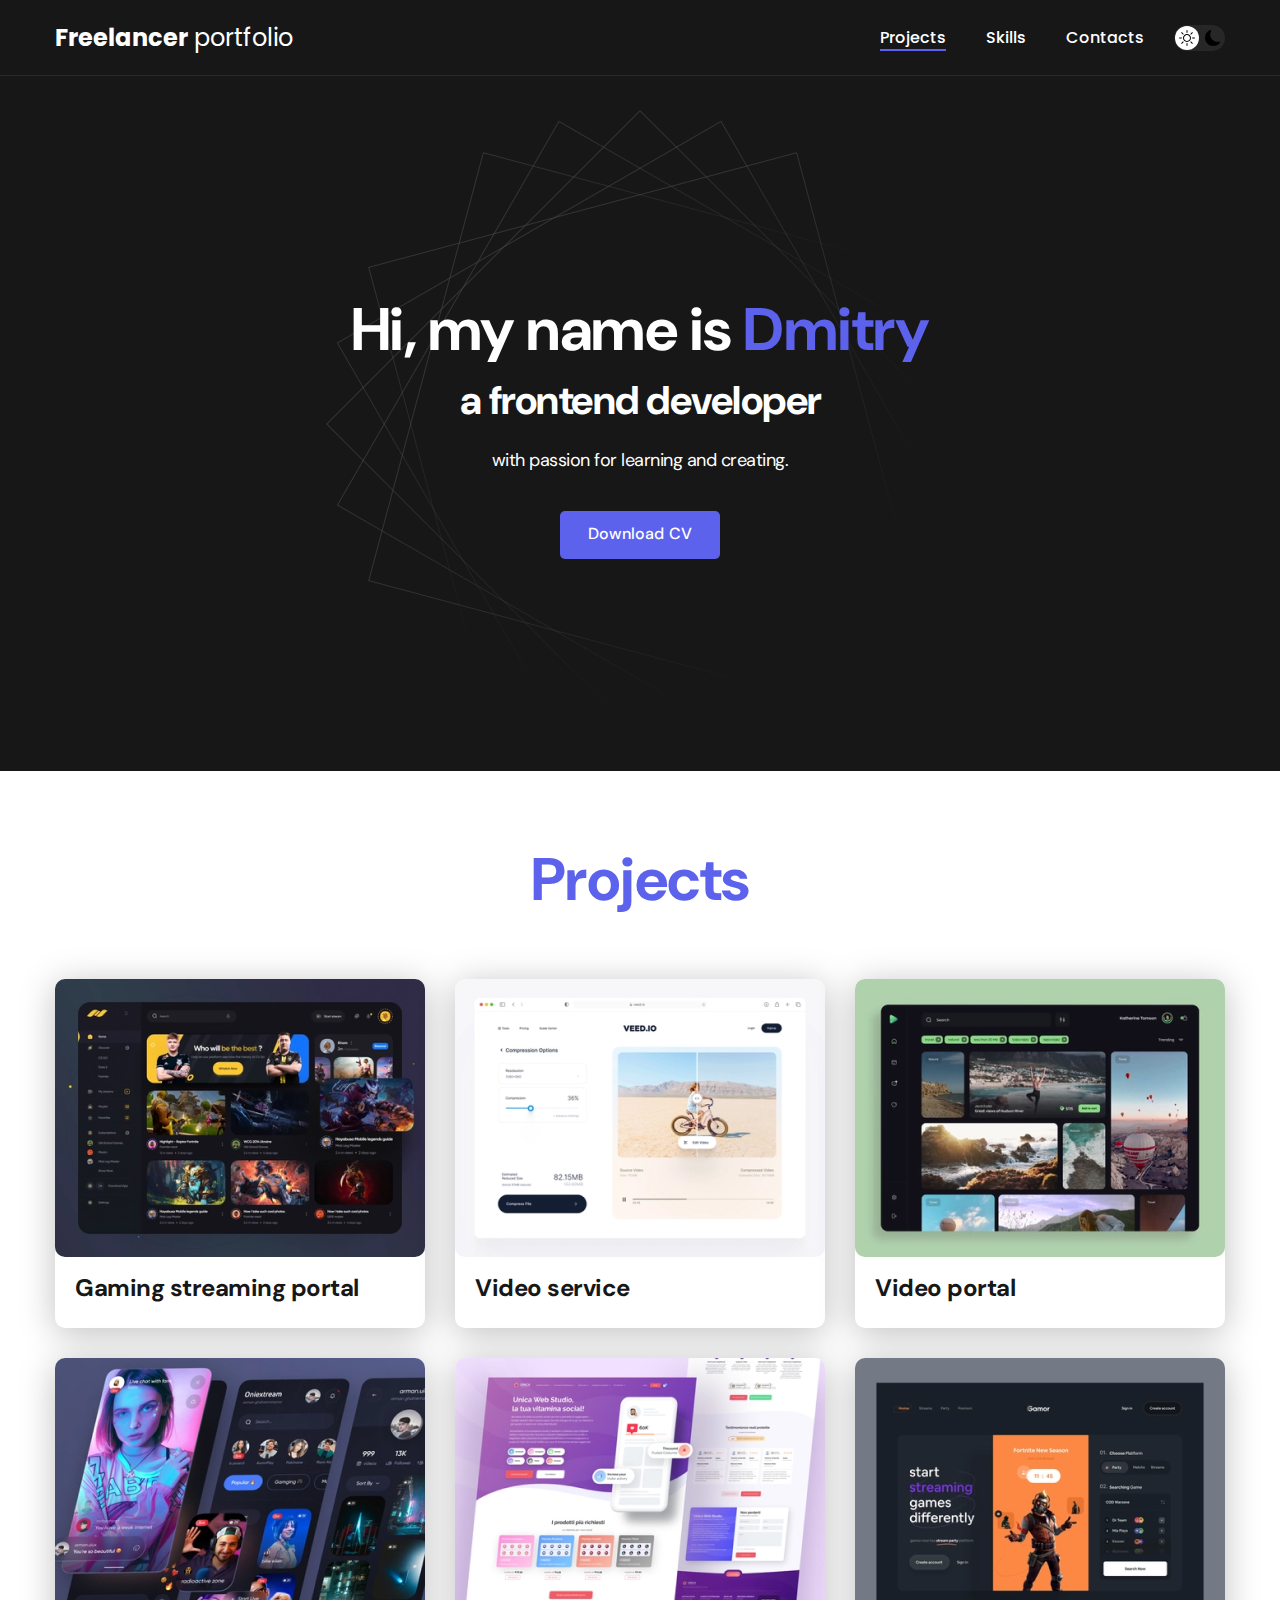
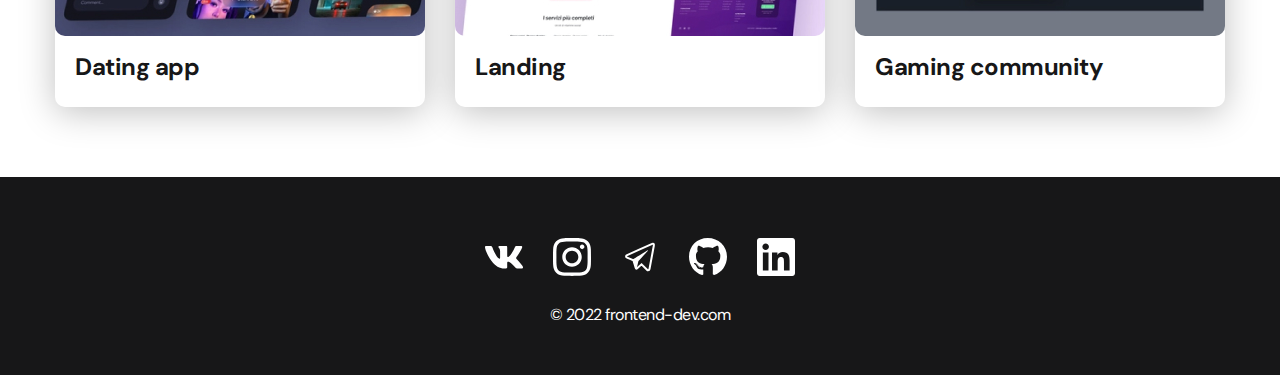
<file: index.html>
<!DOCTYPE html>
<html lang="en">
<head>
    <meta charset="UTF-8">
    <meta http-equiv="X-UA-Compatible" content="IE=edge">
    <meta name="viewport" content="width=device-width, initial-scale=1.0">
    <title>Freelance portfolio</title>

    <link rel="stylesheet" href="./css/style.css">
</head>
<body>
    
    <nav class="nav  none">
        <div class="container">
            <div class="nav-row">

                <a href="./index.html" class="logo"><strong>Freelancer</strong> portfolio</a>

                <button class="dark-mode-btn">
                    <img src="./img/icons/black-white__theme/Sun.svg" alt="Light mode" class="dark-mode-btn__icon">
                    <img src="./img/icons/black-white__theme/Moon.svg" alt="Dark mode" class="dark-mode-btn__icon">
                </button>

                <ul class="nav-list">
                    <li class="nav-list__item"><a href="./index.html" class="nav-list__link  nav-list__link--active">Projects</a></li>
                    <li class="nav-list__item"><a href="./skills-nav.html" class="nav-list__link">Skills</a></li>
                    <li class="nav-list__item"><a href="./contacts-nav.html" class="nav-list__link">Contacts</a></li>
                </ul>

            </div>
        </div>
    </nav>

    <header class="header  none">
            <div class="header__wrapper">

                <h1 class="header__title">
                    <strong>Hi, my name is <em>Dmitry</em></strong><br>
                    a frontend developer
                </h1>

                <div class="header__text">
                    with passion for learning and creating.
                </div>

                <a href="#!" class="btn">Download CV</a>

            </div>
    </header>

    <main class="section  none">
        <div class="container">

            <h2 class="title-1">Projects</h2>

            <ul class="projects">
                <li class="project">

                    <a href="./gaming-streming-portal-project.html">
                        <img src="./img/projects/01.jpg" alt="Project  img" class="project__img">
                        <h3 class="project__title">Gaming streaming portal</h3>
                    </a>

                </li>

                <li class="project">

                    <a href="./video-service-project.html">
                        <img src="./img/projects/02.jpg" alt="Project  img" class="project__img">
                        <h3 class="project__title">Video service</h3>
                    </a>

                </li>

                <li class="project">

                    <a href="./video-portal-project.html">
                        <img src="./img/projects/03.jpg" alt="Project  img" class="project__img">
                        <h3 class="project__title">Video portal</h3>
                    </a>
                    
                </li>

                <li class="project">
                    <a href="./datting-app-project.html">
                        <img src="./img/projects/04.jpg" alt="Project  img" class="project__img">
                        <h3 class="project__title">Dating app</h3>
                    </a>

                </li>
                
                <li class="project">
                    <a href="./landing-project.html">
                        <img src="./img/projects/05.jpg" alt="Project  img" class="project__img">
                        <h3 class="project__title">Landing</h3>
                    </a>
                </li>

                <li class="project">
                    <a href="./gaming-community-project.html">
                        <img src="./img/projects/06.jpg" alt="Project  img" class="project__img">
                        <h3 class="project__title">Gaming community</h3>
                    </a>
                </li>

            </ul>

        </div>
    </main>

    <footer class="footer">
        <div class="container">
            <div class="footer__wrapper">
                <ul class="social">

                    <li class="social__item"><a href="https://vk.com/sssamex"  target="_blank"><img src="./img/icons/VK.svg" alt="Link"></a></li>
                    <li class="social__item"><a href="instagram.com/pholorayyen_"><img src="./img/icons/Instagram_.svg" alt="Link"></a></li>
                    <li class="social__item"><a href="https://t.me/wwluqvv2"><img src="./img/icons/telegramm.svg" alt="Link"></a></li>
                    <li class="social__item"><a href="https://github.com/DmUshakov2"><img src="./img/icons/GitHub_.svg" alt="Link"></a></li>
                    <li class="social__item"><a href="#!"><img src="./img/icons/LinkedIn_.svg" alt="Link"></a></li>

                </ul>

                    <div class="copyright">
                        <p>© 2022 frontend-dev.com</p>
                    </div>

                
            </div>
        </div>
    </footer>

    <script src="./js/script.js"></script>
</body>
</html>
</file>
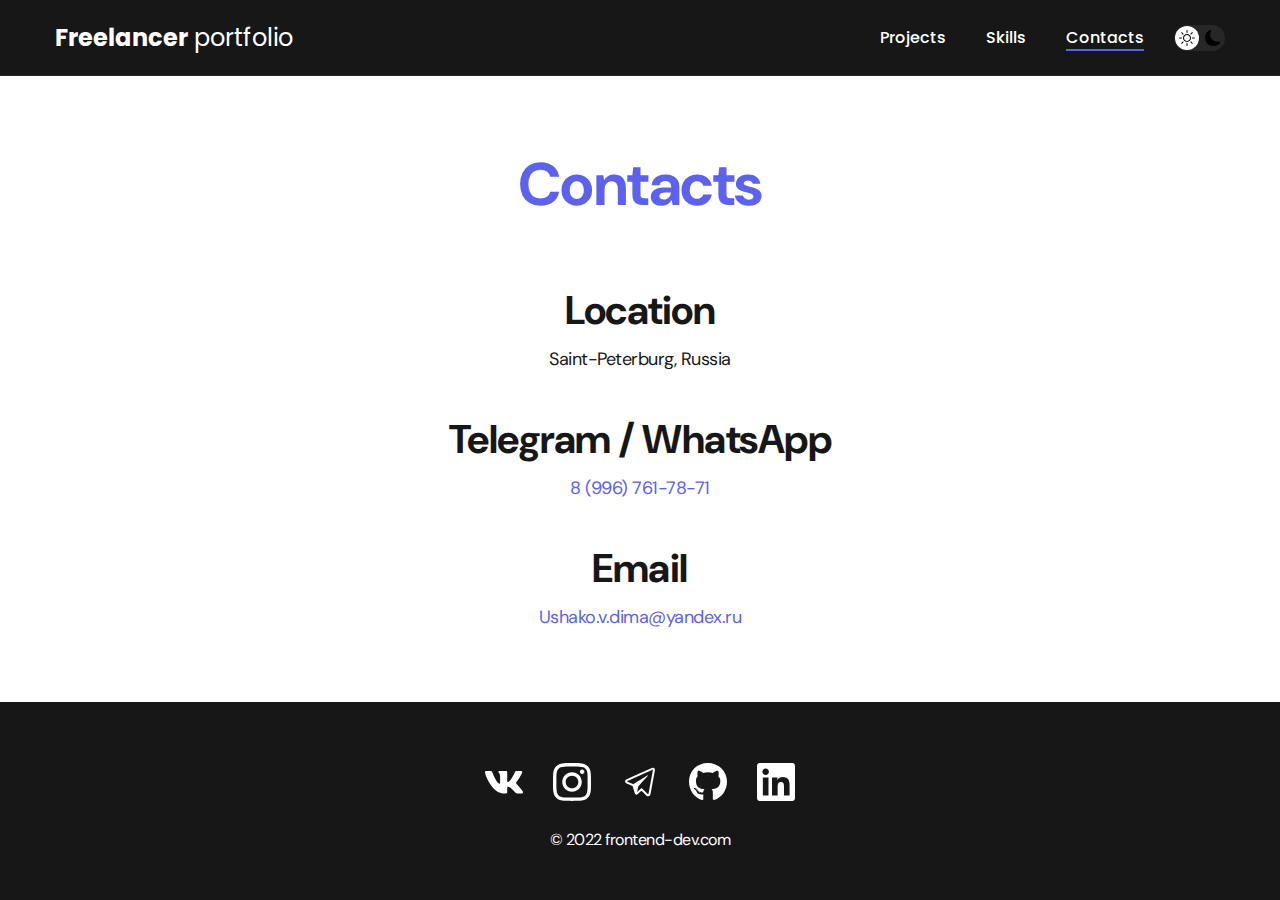
<file: contacts-nav.html>
<!DOCTYPE html>
<html lang="en">
<head>
    <meta charset="UTF-8">
    <meta http-equiv="X-UA-Compatible" content="IE=edge">
    <meta name="viewport" content="width=device-width, initial-scale=1.0">
    <title>Freelance portfolio</title>

    <link rel="stylesheet" href="./css/style.css">
</head>
<body>
    
    <nav class="nav  none">
        <div class="container">
            <div class="nav-row">

                <a href="./index.html" class="logo"><strong>Freelancer</strong> portfolio</a>

                <button class="dark-mode-btn">
                    <img src="./img/icons/black-white__theme/Sun.svg" alt="Light mode" class="dark-mode-btn__icon">
                    <img src="./img/icons/black-white__theme/Moon.svg" alt="Dark mode" class="dark-mode-btn__icon">
                </button>

                <ul class="nav-list">
                    <li class="nav-list__item"><a href="./index.html" class="nav-list__link">Projects</a></li>
                    <li class="nav-list__item"><a href="./skills-nav.html" class="nav-list__link">Skills</a></li>
                    <li class="nav-list__item"><a href="./contacts-nav.html" class="nav-list__link  nav-list__link--active">Contacts</a></li>
                </ul>

            </div>
        </div>
    </nav>

    <main class="section  none">
        <div class="container">

                <h1 class="title-1">Contacts</h1>

                <ul class="content-list">

                    <li class="content-list__item">
                        <h2 class="title-2">Location</h2>
                        <p>Saint-Peterburg, Russia</p>
                    </li>
                    
                    <li class="content-list__item">
                        <h2 class="title-2">Telegram / WhatsApp</h2>
                        <p><a href="tel:+79967617871">8 (996) 761-78-71</a></p>
                    </li>

                    <li class="content-list__item">
                        <h2 class="title-2">Email</h2>
                        <p><a href="mailto:Ushako.v.dima@yandex.ru">Ushako.v.dima@yandex.ru</a></p>
                    </li>

                </ul>

        </div>
    </main>

    <footer class="footer">
        <div class="container">
            <div class="footer__wrapper">
                <ul class="social">

                    <li class="social__item"><a href="https://vk.com/sssamex"  target="_blank"><img src="./img/icons/VK.svg" alt="Link"></a></li>
                    <li class="social__item"><a href="instagram.com/pholorayyen_"><img src="./img/icons/Instagram_.svg" alt="Link"></a></li>
                    <li class="social__item"><a href="https://t.me/wwluqvv2"><img src="./img/icons/telegramm.svg" alt="Link"></a></li>
                    <li class="social__item"><a href="https://github.com/DmUshakov2"><img src="./img/icons/GitHub_.svg" alt="Link"></a></li>
                    <li class="social__item"><a href="#!"><img src="./img/icons/LinkedIn_.svg" alt="Link"></a></li>

                </ul>
                
                    <div class="copyright">
                        <p>© 2022 frontend-dev.com</p>
                    </div>

                
            </div>
        </div>
    </footer>


    <script src="./js/script.js"></script>
</body>
</html>
</file>
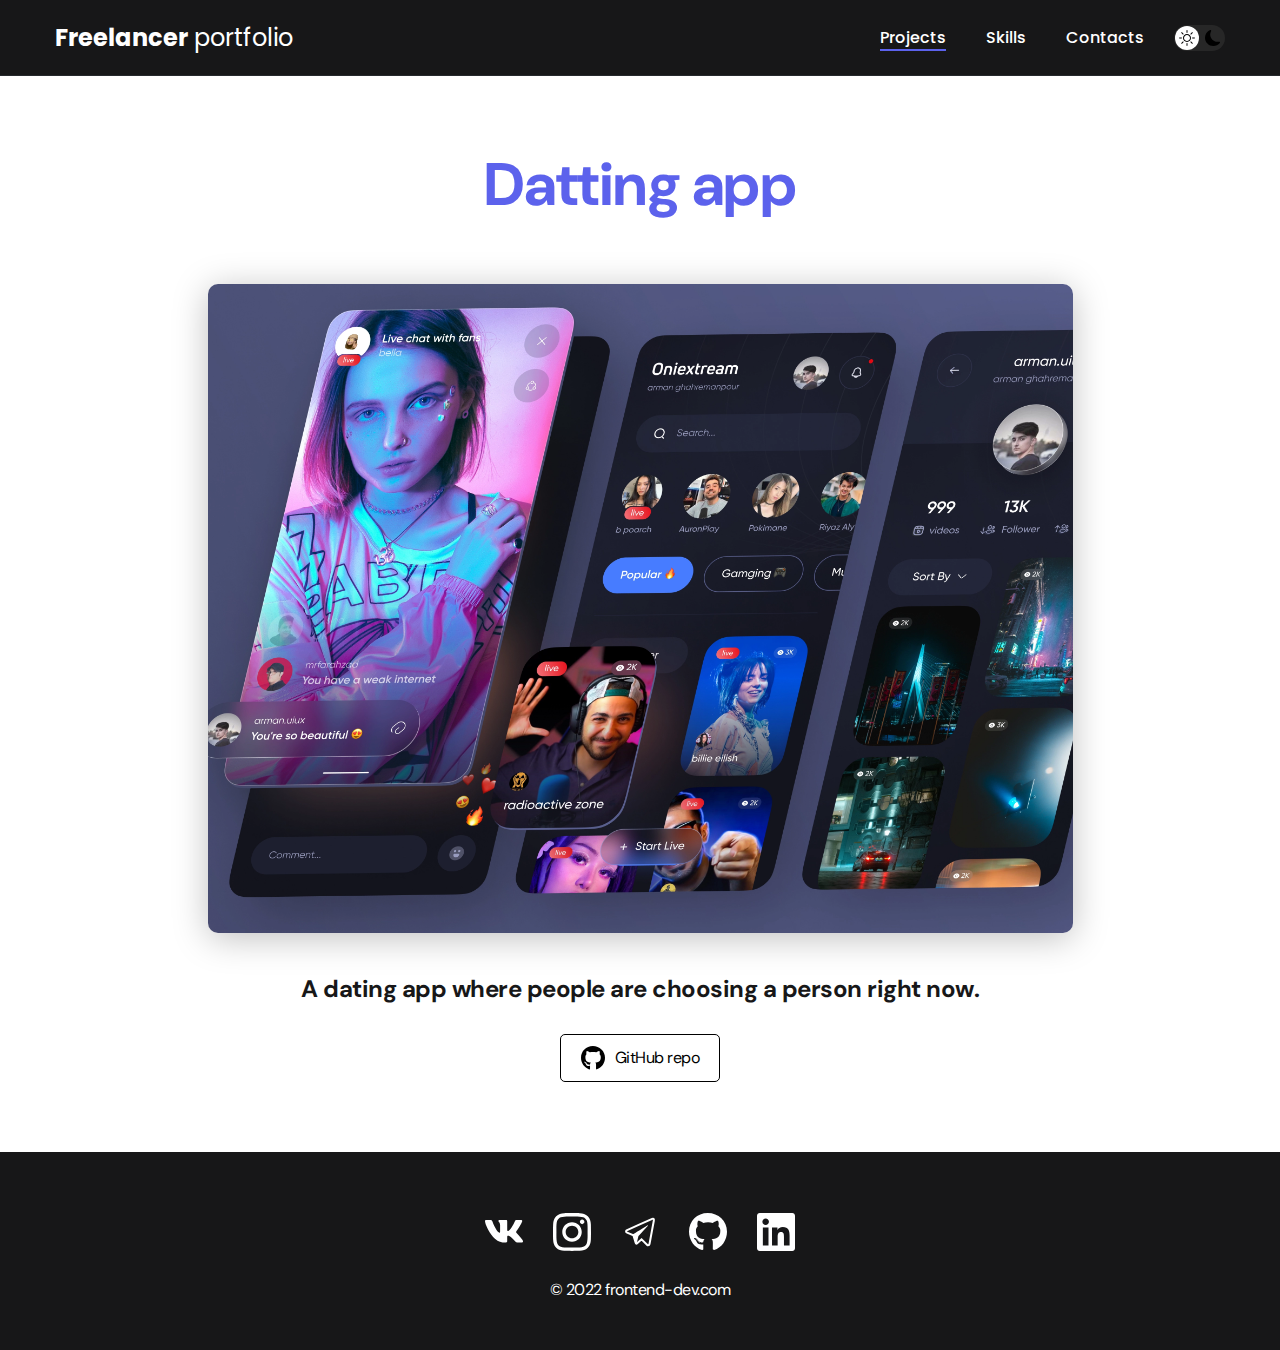
<file: datting-app-project.html>
<!DOCTYPE html>
<html lang="en">
<head>
    <meta charset="UTF-8">
    <meta http-equiv="X-UA-Compatible" content="IE=edge">
    <meta name="viewport" content="width=device-width, initial-scale=1.0">
    <title>Freelance portfolio</title>

    <link rel="stylesheet" href="./css/style.css">
</head>
<body>
    
    <nav class="nav  none">
        <div class="container">
            <div class="nav-row">

                <a href="./index.html" class="logo"><strong>Freelancer</strong> portfolio</a>

                <button class="dark-mode-btn">
                    <img src="./img/icons/black-white__theme/Sun.svg" alt="Light mode" class="dark-mode-btn__icon">
                    <img src="./img/icons/black-white__theme/Moon.svg" alt="Dark mode" class="dark-mode-btn__icon">
                </button>

                <ul class="nav-list">
                    <li class="nav-list__item"><a href="./index.html" class="nav-list__link  nav-list__link--active">Projects</a></li>
                    <li class="nav-list__item"><a href="./skills-nav.html" class="nav-list__link">Skills</a></li>
                    <li class="nav-list__item"><a href="./contacts-nav.html" class="nav-list__link">Contacts</a></li>
                </ul>

            </div>
        </div>
    </nav>

    <main class="section  none">
        <div class="container">
            <div class="project-details">

                <h1 class="title-1">Datting app</h1>

                <img class="project-details__cover" src="./img/projects/04-big.png" alt=""  >

                <div class="project-details__desc">
                    <p>A dating app where people are choosing a person right now.</p>
                </div>

                <a href="#!" class="btn-outline">
                    <img src="./img/icons/gitHub-black.svg" alt="">
                    GitHub repo
                </a>

        </div>
    </main>

    <footer class="footer">
        <div class="container">
            <div class="footer__wrapper">
                <ul class="social">

                    <li class="social__item"><a href="https://vk.com/sssamex"  target="_blank"><img src="./img/icons/VK.svg" alt="Link"></a></li>
                    <li class="social__item"><a href="instagram.com/pholorayyen_"><img src="./img/icons/Instagram_.svg" alt="Link"></a></li>
                    <li class="social__item"><a href="https://t.me/wwluqvv2"><img src="./img/icons/telegramm.svg" alt="Link"></a></li>
                    <li class="social__item"><a href="https://github.com/DmUshakov2"><img src="./img/icons/GitHub_.svg" alt="Link"></a></li>
                    <li class="social__item"><a href="#!"><img src="./img/icons/LinkedIn_.svg" alt="Link"></a></li>

                </ul>
                
                    <div class="copyright">
                        <p>© 2022 frontend-dev.com</p>
                    </div>

                
            </div>
        </div>
    </footer>


    <script src="./js/script.js"></script>
</body>
</html>
</file>
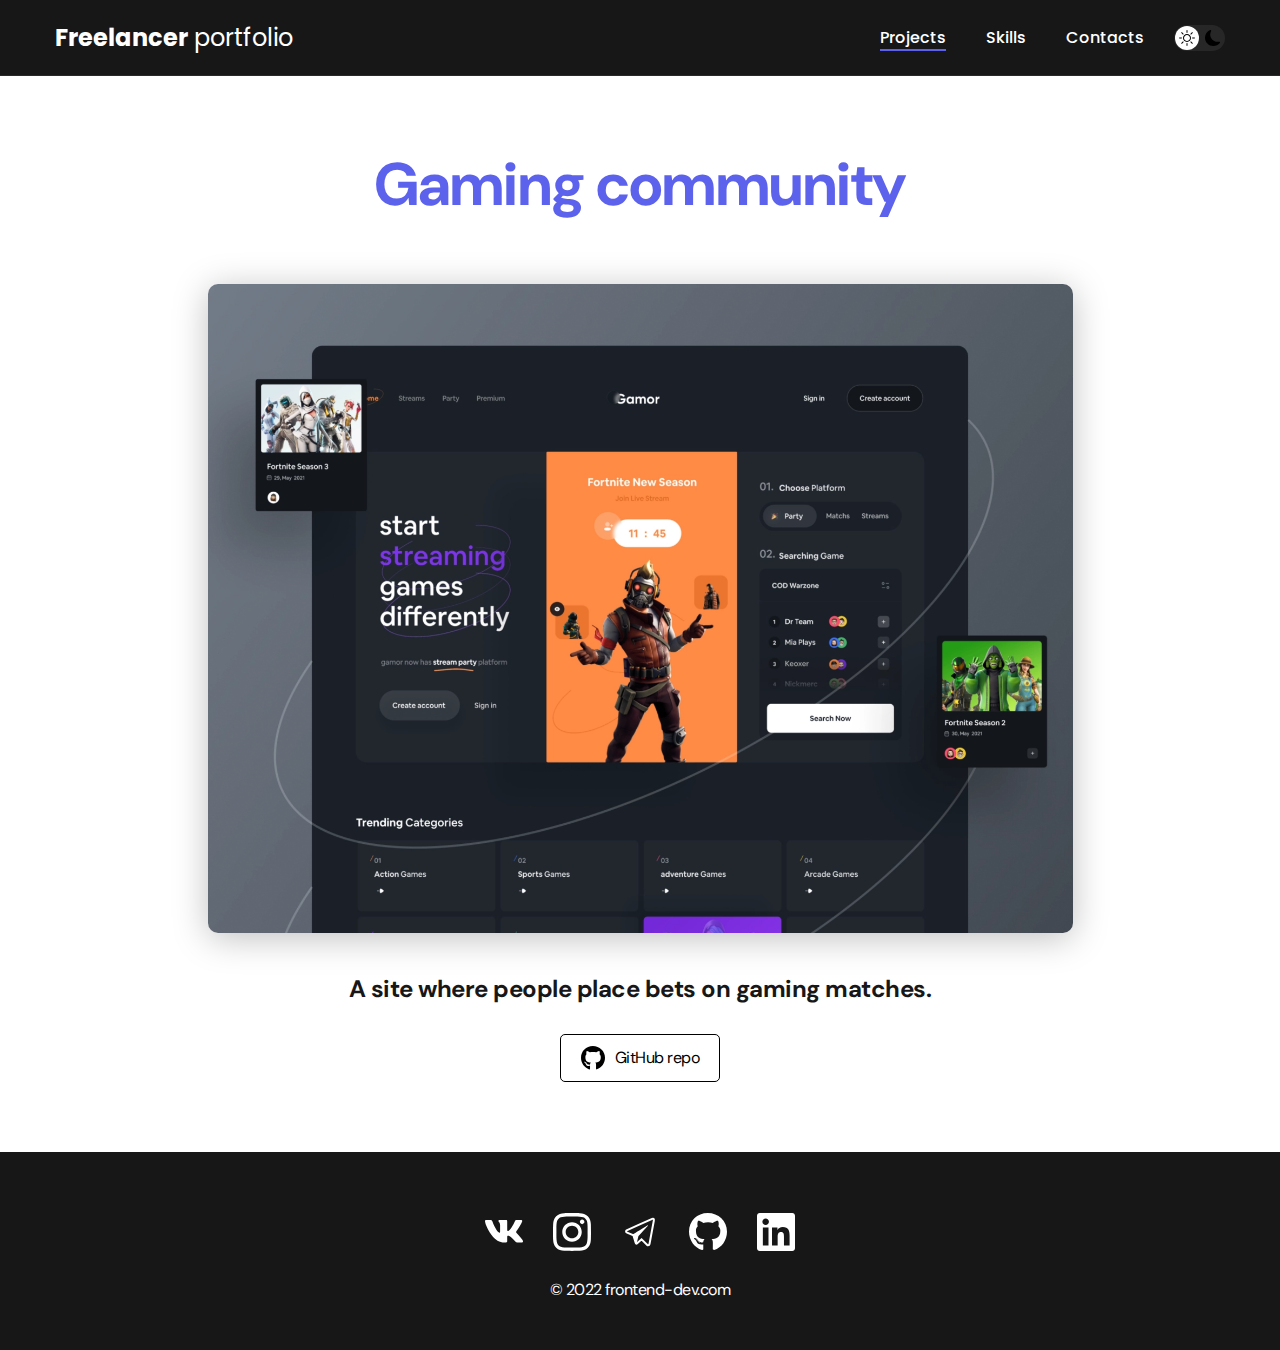
<file: gaming-community-project.html>
<!DOCTYPE html>
<html lang="en">
<head>
    <meta charset="UTF-8">
    <meta http-equiv="X-UA-Compatible" content="IE=edge">
    <meta name="viewport" content="width=device-width, initial-scale=1.0">
    <title>Freelance portfolio</title>

    <link rel="stylesheet" href="./css/style.css">
</head>
<body>
    
    <nav class="nav  none">
        <div class="container">
            <div class="nav-row">

                <a href="./index.html" class="logo"><strong>Freelancer</strong> portfolio</a>

                <button class="dark-mode-btn">
                    <img src="./img/icons/black-white__theme/Sun.svg" alt="Light mode" class="dark-mode-btn__icon">
                    <img src="./img/icons/black-white__theme/Moon.svg" alt="Dark mode" class="dark-mode-btn__icon">
                </button>

                <ul class="nav-list">
                    <li class="nav-list__item"><a href="./index.html" class="nav-list__link  nav-list__link--active">Projects</a></li>
                    <li class="nav-list__item"><a href="./skills-nav.html" class="nav-list__link">Skills</a></li>
                    <li class="nav-list__item"><a href="./contacts-nav.html" class="nav-list__link">Contacts</a></li>
                </ul>

            </div>
        </div>
    </nav>

    <main class="section  none">
        <div class="container">
            <div class="project-details">

                <h1 class="title-1">Gaming community</h1>

                <img class="project-details__cover" src="./img/projects/06-big.png" alt=""  >

                <div class="project-details__desc">
                    <p>A site where people place bets on gaming matches.</p>
                </div>

                <a href="#!" class="btn-outline">
                    <img src="./img/icons/gitHub-black.svg" alt="">
                    GitHub repo
                </a>

        </div>
    </main>

    <footer class="footer">
        <div class="container">
            <div class="footer__wrapper">
                <ul class="social">

                    <li class="social__item"><a href="https://vk.com/sssamex"  target="_blank"><img src="./img/icons/VK.svg" alt="Link"></a></li>
                    <li class="social__item"><a href="instagram.com/pholorayyen_"><img src="./img/icons/Instagram_.svg" alt="Link"></a></li>
                    <li class="social__item"><a href="https://t.me/wwluqvv2"><img src="./img/icons/telegramm.svg" alt="Link"></a></li>
                    <li class="social__item"><a href="https://github.com/DmUshakov2"><img src="./img/icons/GitHub_.svg" alt="Link"></a></li>
                    <li class="social__item"><a href="#!"><img src="./img/icons/LinkedIn_.svg" alt="Link"></a></li>

                </ul>
                
                    <div class="copyright">
                        <p>© 2022 frontend-dev.com</p>
                    </div>

                
            </div>
        </div>
    </footer>


    <script src="./js/script.js"></script>
</body>
</html>
</file>
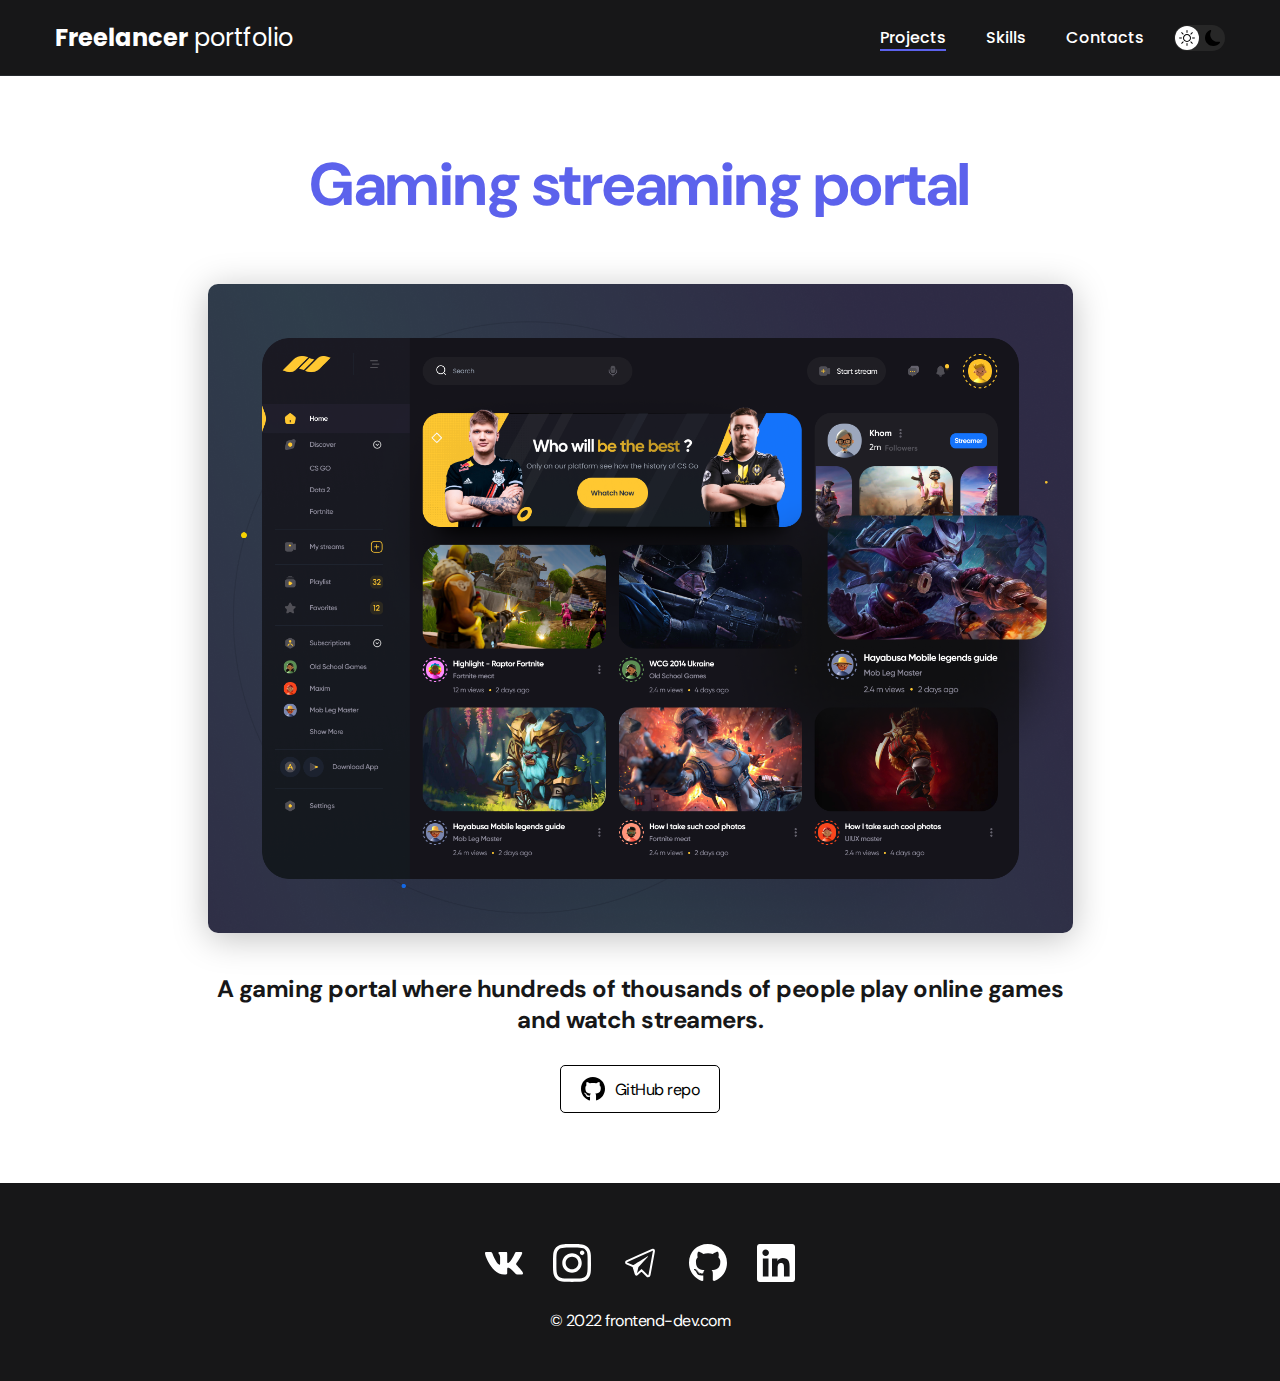
<file: gaming-streming-portal-project.html>
<!DOCTYPE html>
<html lang="en">
<head>
    <meta charset="UTF-8">
    <meta http-equiv="X-UA-Compatible" content="IE=edge">
    <meta name="viewport" content="width=device-width, initial-scale=1.0">
    <title>Freelance portfolio</title>

    <link rel="stylesheet" href="./css/style.css">
</head>
<body>
    
    <nav class="nav  none">
        <div class="container">
            <div class="nav-row">

                <a href="./index.html" class="logo"><strong>Freelancer</strong> portfolio</a>

                <button class="dark-mode-btn">
                    <img src="./img/icons/black-white__theme/Sun.svg" alt="Light mode" class="dark-mode-btn__icon">
                    <img src="./img/icons/black-white__theme/Moon.svg" alt="Dark mode" class="dark-mode-btn__icon">
                </button>

                <ul class="nav-list">
                    <li class="nav-list__item"><a href="./index.html" class="nav-list__link  nav-list__link--active">Projects</a></li>
                    <li class="nav-list__item"><a href="./skills-nav.html" class="nav-list__link">Skills</a></li>
                    <li class="nav-list__item"><a href="./contacts-nav.html" class="nav-list__link">Contacts</a></li>
                </ul>

            </div>
        </div>
    </nav>

    <main class="section  none">
        <div class="container">
            <div class="project-details">

                <h1 class="title-1">Gaming streaming portal</h1>

                <img class="project-details__cover" src="./img/projects/01-big.png" alt=""  >

                <div class="project-details__desc">
                    <p>A gaming portal where hundreds of thousands of people play online games and watch streamers.</p>
                </div>

                <a href="#!" class="btn-outline">
                    <img src="./img/icons/gitHub-black.svg" alt="">
                    GitHub repo
                </a>

        </div>
    </main>

    <footer class="footer">
        <div class="container">
            <div class="footer__wrapper">
                <ul class="social">

                    <li class="social__item"><a href="https://vk.com/sssamex"  target="_blank"><img src="./img/icons/VK.svg" alt="Link"></a></li>
                    <li class="social__item"><a href="instagram.com/pholorayyen_"><img src="./img/icons/Instagram_.svg" alt="Link"></a></li>
                    <li class="social__item"><a href="https://t.me/wwluqvv2"><img src="./img/icons/telegramm.svg" alt="Link"></a></li>
                    <li class="social__item"><a href="https://github.com/DmUshakov2"><img src="./img/icons/GitHub_.svg" alt="Link"></a></li>
                    <li class="social__item"><a href="#!"><img src="./img/icons/LinkedIn_.svg" alt="Link"></a></li>

                </ul>
                
                    <div class="copyright">
                        <p>© 2022 frontend-dev.com</p>
                    </div>

                
            </div>
        </div>
    </footer>


    <script src="./js/script.js"></script>
</body>
</html>
</file>
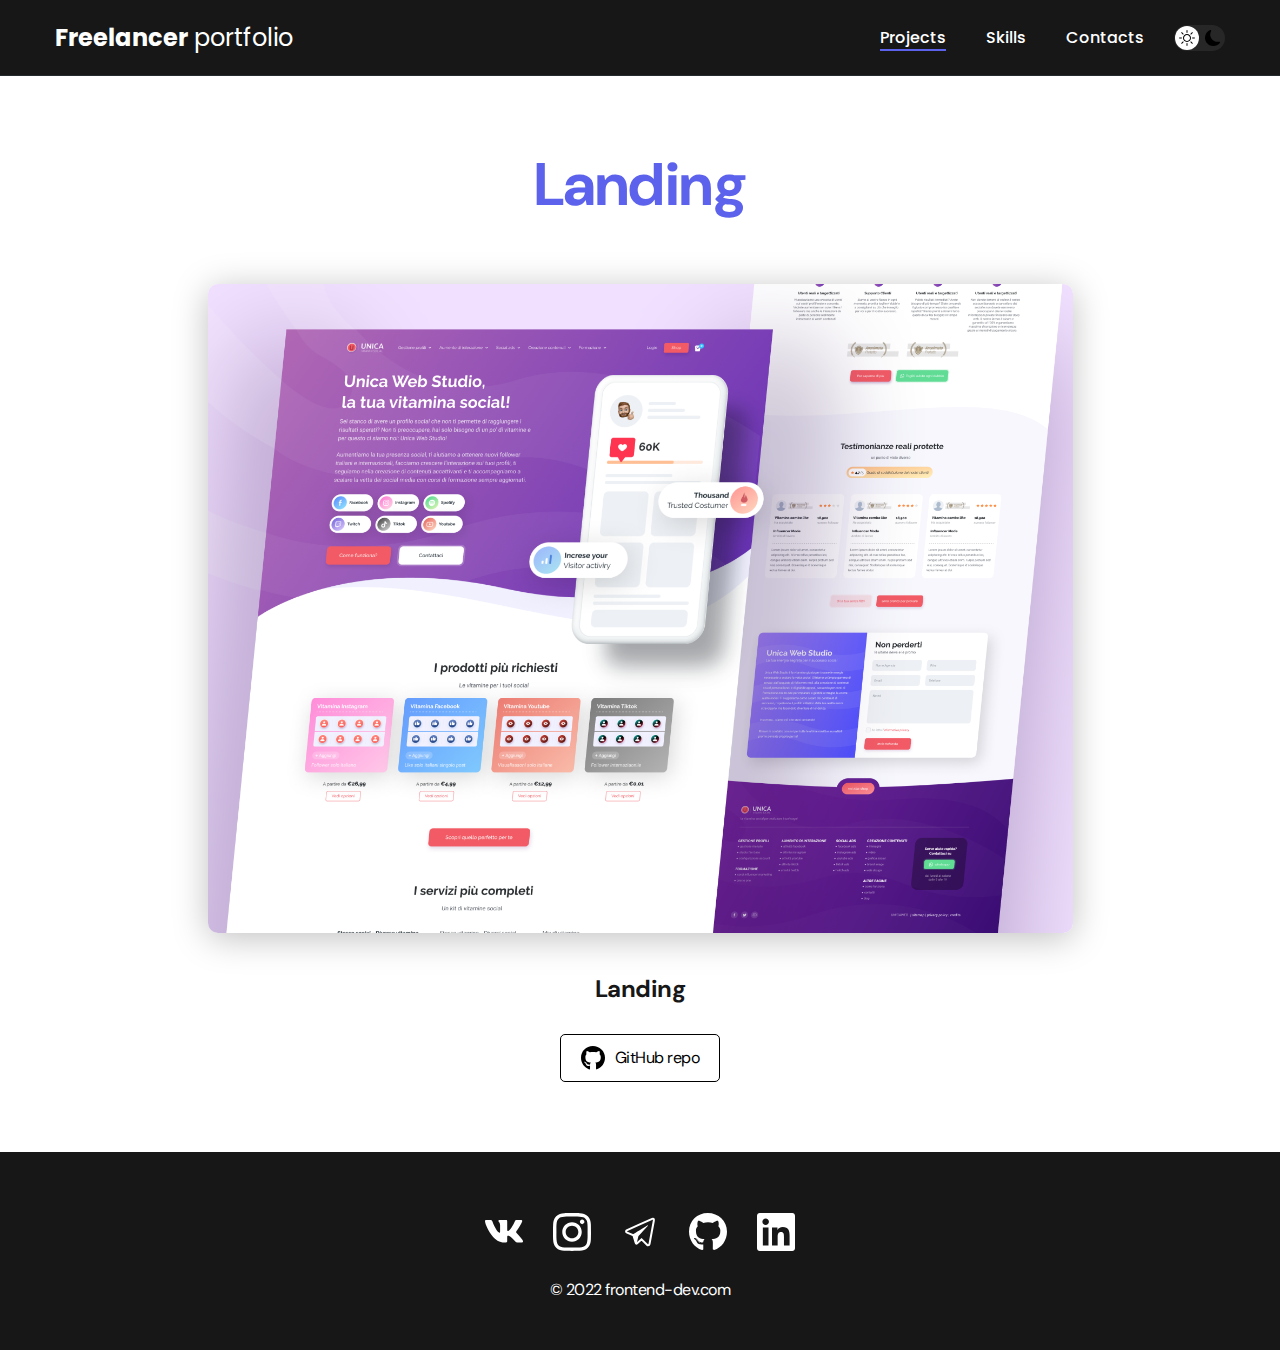
<file: landing-project.html>
<!DOCTYPE html>
<html lang="en">
<head>
    <meta charset="UTF-8">
    <meta http-equiv="X-UA-Compatible" content="IE=edge">
    <meta name="viewport" content="width=device-width, initial-scale=1.0">
    <title>Freelance portfolio</title>

    <link rel="stylesheet" href="./css/style.css">
</head>
<body>
    
    <nav class="nav  none">
        <div class="container">
            <div class="nav-row">

                <a href="./index.html" class="logo"><strong>Freelancer</strong> portfolio</a>

                <button class="dark-mode-btn">
                    <img src="./img/icons/black-white__theme/Sun.svg" alt="Light mode" class="dark-mode-btn__icon">
                    <img src="./img/icons/black-white__theme/Moon.svg" alt="Dark mode" class="dark-mode-btn__icon">
                </button>

                <ul class="nav-list">
                    <li class="nav-list__item"><a href="./index.html" class="nav-list__link  nav-list__link--active">Projects</a></li>
                    <li class="nav-list__item"><a href="./skills-nav.html" class="nav-list__link">Skills</a></li>
                    <li class="nav-list__item"><a href="./contacts-nav.html" class="nav-list__link">Contacts</a></li>
                </ul>

            </div>
        </div>
    </nav>

    <main class="section  none">
        <div class="container">
            <div class="project-details">

                <h1 class="title-1">Landing</h1>

                <img class="project-details__cover" src="./img/projects/05-big.png" alt=""  >

                <div class="project-details__desc">
                    <p>Landing</p>
                </div>

                <a href="#!" class="btn-outline">
                    <img src="./img/icons/gitHub-black.svg" alt="">
                    GitHub repo
                </a>

        </div>
    </main>

    <footer class="footer">
        <div class="container">
            <div class="footer__wrapper">
                <ul class="social">

                    <li class="social__item"><a href="https://vk.com/sssamex"  target="_blank"><img src="./img/icons/VK.svg" alt="Link"></a></li>
                    <li class="social__item"><a href="instagram.com/pholorayyen_"><img src="./img/icons/Instagram_.svg" alt="Link"></a></li>
                    <li class="social__item"><a href="https://t.me/wwluqvv2"><img src="./img/icons/telegramm.svg" alt="Link"></a></li>
                    <li class="social__item"><a href="https://github.com/DmUshakov2"><img src="./img/icons/GitHub_.svg" alt="Link"></a></li>
                    <li class="social__item"><a href="#!"><img src="./img/icons/LinkedIn_.svg" alt="Link"></a></li>

                </ul>
                
                    <div class="copyright">
                        <p>© 2022 frontend-dev.com</p>
                    </div>

                
            </div>
        </div>
    </footer>


    <script src="./js/script.js"></script>
</body>
</html>
</file>
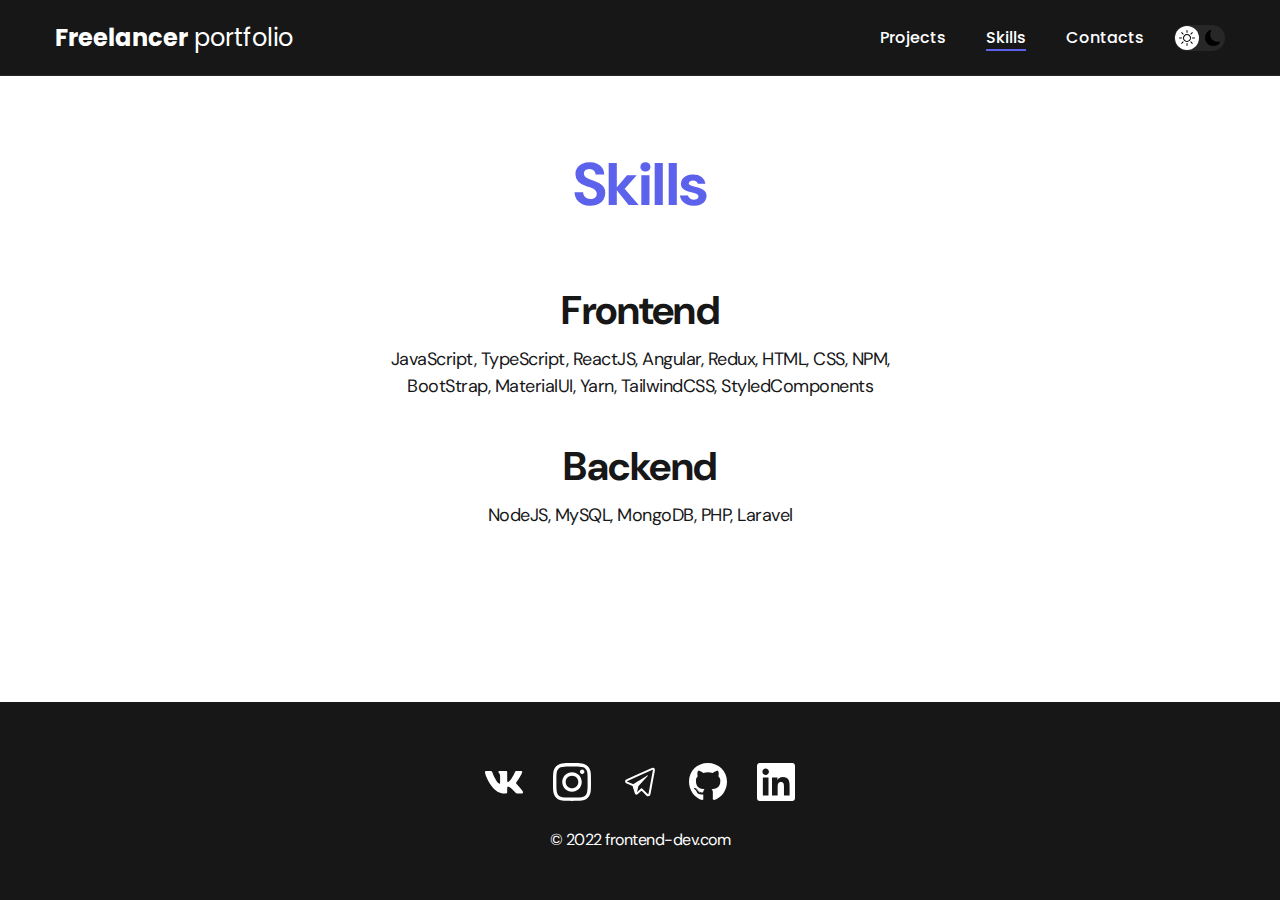
<file: skills-nav.html>
<!DOCTYPE html>
<html lang="en">
<head>
    <meta charset="UTF-8">
    <meta http-equiv="X-UA-Compatible" content="IE=edge">
    <meta name="viewport" content="width=device-width, initial-scale=1.0">
    <title>Freelance portfolio</title>

    <link rel="stylesheet" href="./css/style.css">
</head>
<body>
    
    <nav class="nav  none">
        <div class="container">
            <div class="nav-row">

                <a href="./index.html" class="logo"><strong>Freelancer</strong> portfolio</a>

                <button class="dark-mode-btn">
                    <img src="./img/icons/black-white__theme/Sun.svg" alt="Light mode" class="dark-mode-btn__icon">
                    <img src="./img/icons/black-white__theme/Moon.svg" alt="Dark mode" class="dark-mode-btn__icon">
                </button>

                <ul class="nav-list">
                    <li class="nav-list__item"><a href="./index.html" class="nav-list__link">Projects</a></li>
                    <li class="nav-list__item"><a href="./skills-nav.html" class="nav-list__link  nav-list__link--active">Skills</a></li>
                    <li class="nav-list__item"><a href="./contacts-nav.html" class="nav-list__link">Contacts</a></li>
                </ul>

            </div>
        </div>
    </nav>

    <main class="section  none">
        <div class="container">

                <h1 class="title-1">Skills</h1>

                <ul class="content-list">

                    <li class="content-list__item">
                        <h2 class="title-2">Frontend</h2>
                        <p>JavaScript, TypeScript, ReactJS, Angular, Redux, HTML, CSS, NPM, BootStrap, MaterialUI, Yarn, TailwindCSS, StyledComponents</p>
                    </li>
                    
                    <li class="content-list__item">
                        <h2 class="title-2">Backend</h2>
                        <p>NodeJS, MySQL, MongoDB, PHP, Laravel</p>
                    </li>

                </ul>

        </div>
    </main>

    <footer class="footer">
        <div class="container">
            <div class="footer__wrapper">
                <ul class="social">

                    <li class="social__item"><a href="https://vk.com/sssamex"  target="_blank"><img src="./img/icons/VK.svg" alt="Link"></a></li>
                    <li class="social__item"><a href="instagram.com/pholorayyen_"><img src="./img/icons/Instagram_.svg" alt="Link"></a></li>
                    <li class="social__item"><a href="https://t.me/wwluqvv2"><img src="./img/icons/telegramm.svg" alt="Link"></a></li>
                    <li class="social__item"><a href="https://github.com/DmUshakov2"><img src="./img/icons/GitHub_.svg" alt="Link"></a></li>
                    <li class="social__item"><a href="#!"><img src="./img/icons/LinkedIn_.svg" alt="Link"></a></li>

                </ul>
                
                    <div class="copyright">
                        <p>© 2022 frontend-dev.com</p>
                    </div>

                
            </div>
        </div>
    </footer>


    <script src="./js/script.js"></script>
</body>
</html>
</file>
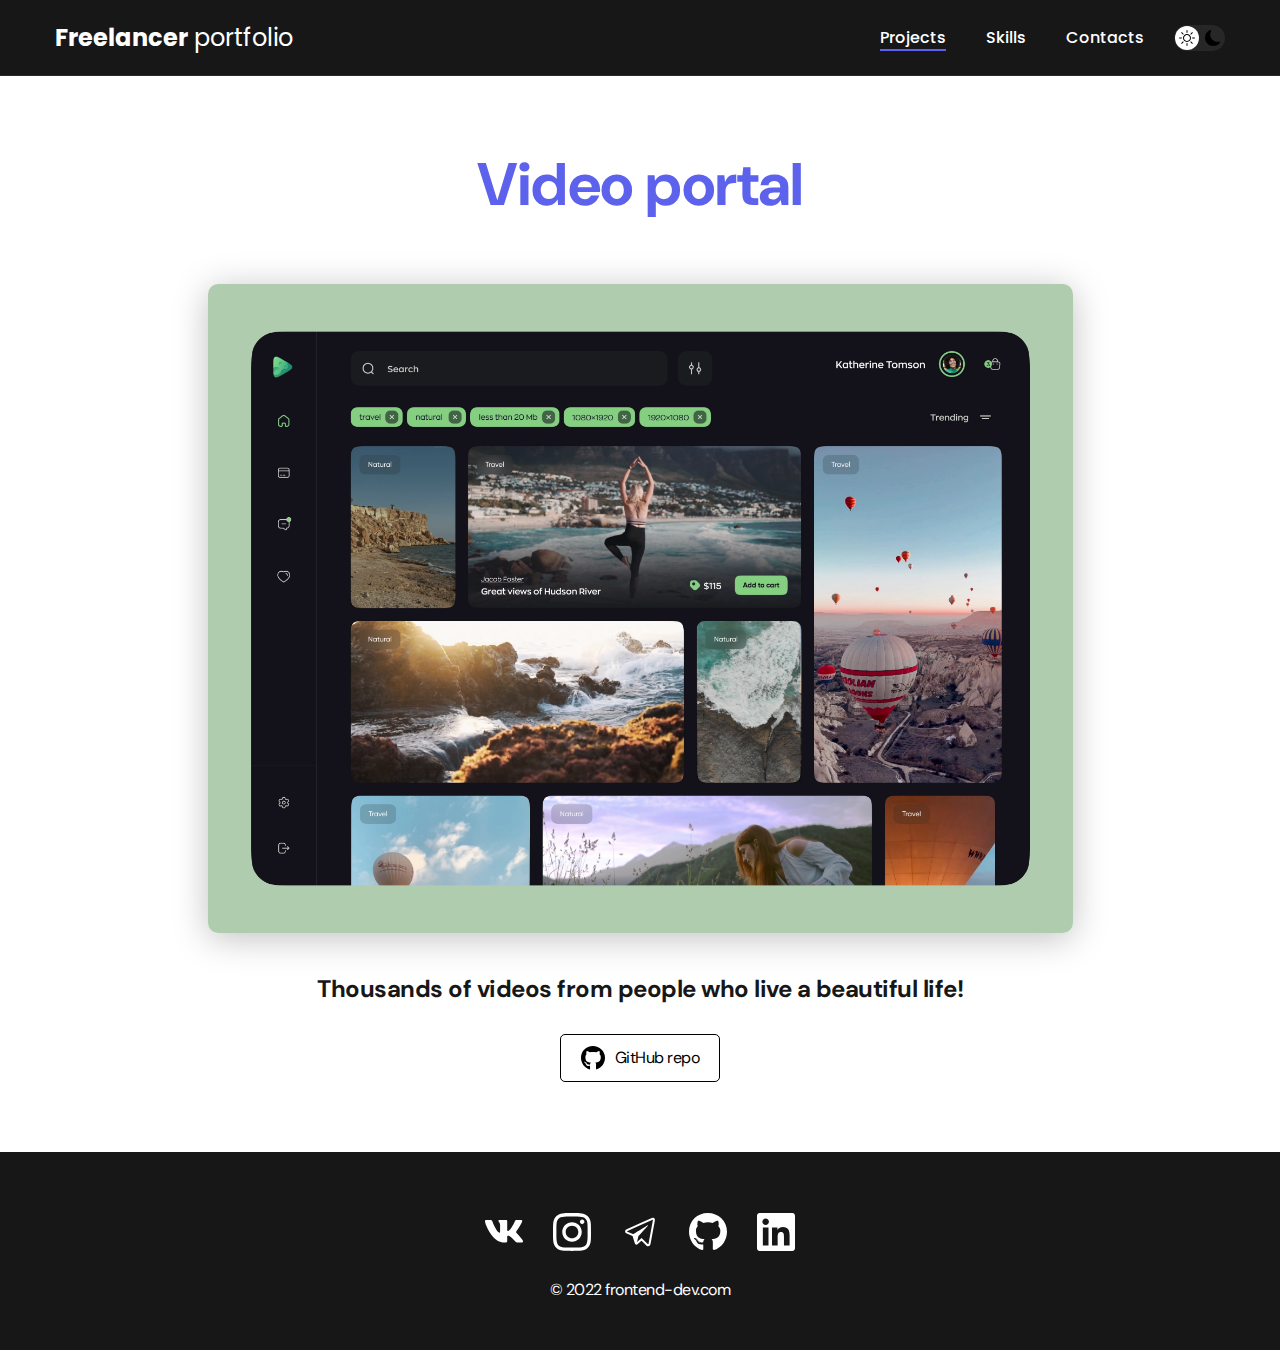
<file: video-portal-project.html>
<!DOCTYPE html>
<html lang="en">
<head>
    <meta charset="UTF-8">
    <meta http-equiv="X-UA-Compatible" content="IE=edge">
    <meta name="viewport" content="width=device-width, initial-scale=1.0">
    <title>Freelance portfolio</title>

    <link rel="stylesheet" href="./css/style.css">
</head>
<body>
    
    <nav class="nav  none">
        <div class="container">
            <div class="nav-row">

                <a href="./index.html" class="logo"><strong>Freelancer</strong> portfolio</a>

                <button class="dark-mode-btn">
                    <img src="./img/icons/black-white__theme/Sun.svg" alt="Light mode" class="dark-mode-btn__icon">
                    <img src="./img/icons/black-white__theme/Moon.svg" alt="Dark mode" class="dark-mode-btn__icon">
                </button>

                <ul class="nav-list">
                    <li class="nav-list__item"><a href="./index.html" class="nav-list__link  nav-list__link--active">Projects</a></li>
                    <li class="nav-list__item"><a href="./skills-nav.html" class="nav-list__link">Skills</a></li>
                    <li class="nav-list__item"><a href="./contacts-nav.html" class="nav-list__link">Contacts</a></li>
                </ul>

            </div>
        </div>
    </nav>

    <main class="section  none">
        <div class="container">
            <div class="project-details">

                <h1 class="title-1">Video portal</h1>

                <img class="project-details__cover" src="./img/projects/03-big.png" alt=""  >

                <div class="project-details__desc">
                    <p>Thousands of videos from people who live a beautiful life!</p>
                </div>

                <a href="#!" class="btn-outline">
                    <img src="./img/icons/gitHub-black.svg" alt="">
                    GitHub repo
                </a>

        </div>
    </main>

    <footer class="footer">
        <div class="container">
            <div class="footer__wrapper">
                <ul class="social">

                    <li class="social__item"><a href="https://vk.com/sssamex"  target="_blank"><img src="./img/icons/VK.svg" alt="Link"></a></li>
                    <li class="social__item"><a href="instagram.com/pholorayyen_"><img src="./img/icons/Instagram_.svg" alt="Link"></a></li>
                    <li class="social__item"><a href="https://t.me/wwluqvv2"><img src="./img/icons/telegramm.svg" alt="Link"></a></li>
                    <li class="social__item"><a href="https://github.com/DmUshakov2"><img src="./img/icons/GitHub_.svg" alt="Link"></a></li>
                    <li class="social__item"><a href="#!"><img src="./img/icons/LinkedIn_.svg" alt="Link"></a></li>

                </ul>
                
                    <div class="copyright">
                        <p>© 2022 frontend-dev.com</p>
                    </div>

                
            </div>
        </div>
    </footer>


    <script src="./js/script.js"></script>
</body>
</html>
</file>
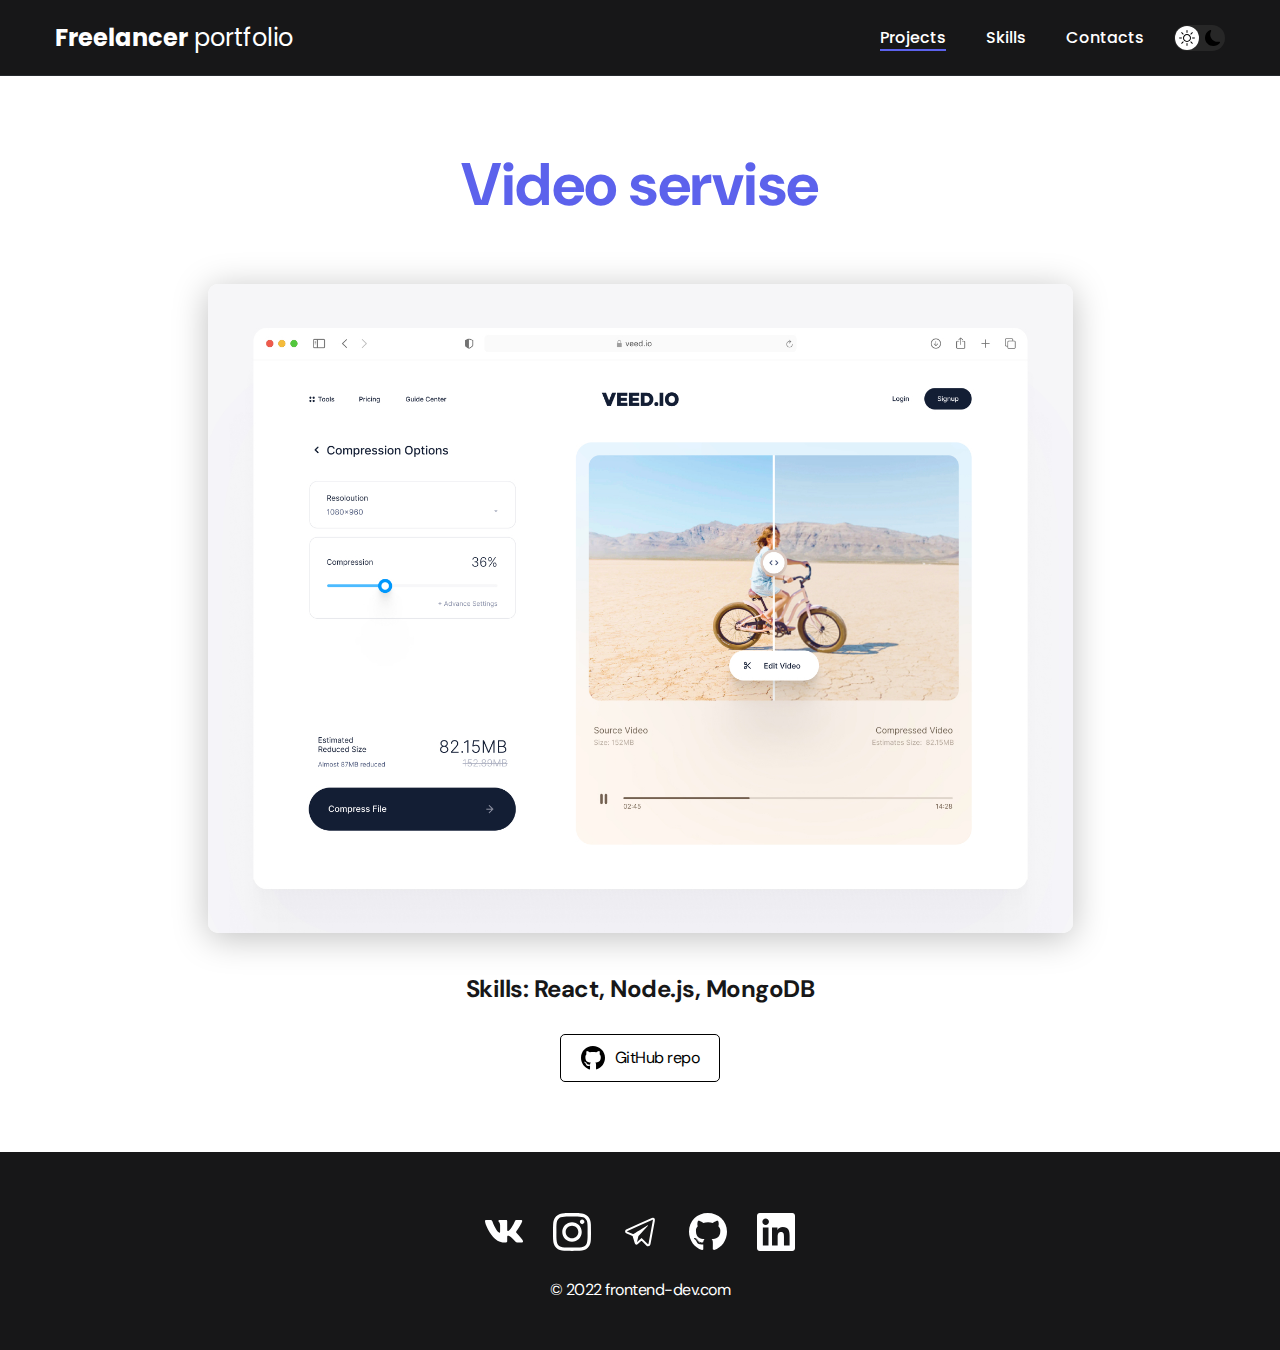
<file: video-service-project.html>
<!DOCTYPE html>
<html lang="en">
<head>
    <meta charset="UTF-8">
    <meta http-equiv="X-UA-Compatible" content="IE=edge">
    <meta name="viewport" content="width=device-width, initial-scale=1.0">
    <title>Freelance portfolio</title>

    <link rel="stylesheet" href="./css/style.css">
</head>
<body>
    
    <nav class="nav  none">
        <div class="container">
            <div class="nav-row">

                <a href="./index.html" class="logo"><strong>Freelancer</strong> portfolio</a>

                <button class="dark-mode-btn">
                    <img src="./img/icons/black-white__theme/Sun.svg" alt="Light mode" class="dark-mode-btn__icon">
                    <img src="./img/icons/black-white__theme/Moon.svg" alt="Dark mode" class="dark-mode-btn__icon">
                </button>

                <ul class="nav-list">
                    <li class="nav-list__item"><a href="./index.html" class="nav-list__link  nav-list__link--active">Projects</a></li>
                    <li class="nav-list__item"><a href="./skills-nav.html" class="nav-list__link">Skills</a></li>
                    <li class="nav-list__item"><a href="./contacts-nav.html" class="nav-list__link">Contacts</a></li>
                </ul>

            </div>
        </div>
    </nav>

    <main class="section  none">
        <div class="container">
            <div class="project-details">

                <h1 class="title-1">Video servise</h1>

                <img class="project-details__cover" src="./img/projects/02-big.png" alt=""  >

                <div class="project-details__desc">
                    <p>Skills: React, Node.js, MongoDB</p>
                </div>

                <a href="#!" class="btn-outline">
                    <img src="./img/icons/gitHub-black.svg" alt="">
                    GitHub repo
                </a>

        </div>
    </main>

    <footer class="footer">
        <div class="container">
            <div class="footer__wrapper">
                <ul class="social">

                    <li class="social__item"><a href="https://vk.com/sssamex"  target="_blank"><img src="./img/icons/VK.svg" alt="Link"></a></li>
                    <li class="social__item"><a href="instagram.com/pholorayyen_"><img src="./img/icons/Instagram_.svg" alt="Link"></a></li>
                    <li class="social__item"><a href="https://t.me/wwluqvv2"><img src="./img/icons/telegramm.svg" alt="Link"></a></li>
                    <li class="social__item"><a href="https://github.com/DmUshakov2"><img src="./img/icons/GitHub_.svg" alt="Link"></a></li>
                    <li class="social__item"><a href="#!"><img src="./img/icons/LinkedIn_.svg" alt="Link"></a></li>

                </ul>
                
                    <div class="copyright">
                        <p>© 2022 frontend-dev.com</p>
                    </div>

                
            </div>
        </div>
    </footer>


    <script src="./js/script.js"></script>
</body>
</html>
</file>
<file: css/style.css>
@import "./reset.css";
@import url('https://fonts.googleapis.com/css2?family=DM+Sans:wght@400;500;700&family=Poppins:wght@400;500;700&display=swap');

/*
font-family: 'DM Sans', sans-serif;
font-family: 'Poppins', sans-serif;
*/

/* * {
    border: 1px solid red;
} */

:root {
    --blackpure: #000;
    --black: #171718;
    --black-border: #26292D;
    --white: #fff;
    --purple: #5C62EC;

    --text-color: var(--black);

    --dark-bg: var(--black);
    --dark-border: var(--black-border);
    --header-text: var(--white);
    --accent: var(--purple);

    /* Light mode */
    --page-bg: var(--white);
    --text-color: var(--black);

    --title-1: var(--accent);

    --project-card-bg: var(--white);
    --project-card-text: var(--black);
    --box-shadow: 0px 5px 35px rgba(0, 0, 0, 0.25);
}

.dark {
     /* Dark mode */
    --page-bg: #252526;
    --text-color: var(--white);

    --title-1: var(--white);

    --project-card-bg: var(--black);
    --project-card-text: var(--white);
    --box-shadow: 0px 5px 35px rgba(0, 0, 0, 0.8);
}

html, body {
    display: flex;
    flex-direction: column;
    min-height: 100vh;

    font-family: 'DM Sans', sans-serif;
    letter-spacing: -0.5px;

    /* Light mode */
    background-color: var(--page-bg);
    color: var(--text-color);
}

/* General */

.container {
    margin: 0 auto;
    padding: 0 15px;
    max-width: 1200px;
}

/* .none {
    display: none !important;
} */

.section {
    padding: 70px 0;
}

.title-1 {
    margin-bottom: 60px;

    font-size: 60px;
    font-weight: 700;
    line-height: 1.3;
    color: var(--title-1);
    text-align: center;
}

.title-2 {
    margin-bottom: 10px;

    font-size: 40px;
    font-weight: 700;
    line-height: 1.3;
}

/* Nav */

.nav {
    padding: 20px 0;
    border-bottom: 1px solid var(--dark-border);
    background-color: var(--dark-bg);
    color: var(--header-text);
    letter-spacing: normal;
}

.nav-row {
    display: flex;
    justify-content: flex-end;
    align-items: center;
    column-gap: 30px;
    row-gap: 20px;
    flex-wrap: wrap;
}

.logo {
    margin-right: auto;
    color: var(--header-text);
    font-size: 24px;
    font-family: 'Poppins', sans-serif;
}

.logo strong {
    font-weight: 700;
}

.nav-list {
    display: flex;
    flex-wrap: wrap;
    row-gap: 10px;
    align-items: center;
    column-gap: 40px;
    font-size: 16px;
    font-weight: 500;
    font-family: 'Poppins', sans-serif;
}

.nav-list__link {
    color: var(--header-text);
    transition: opacity 0.2s ease-in;
}

.nav-list__link:hover {
    opacity: 0.8;
}

.nav-list__link--active {
    position: relative;
}

.nav-list__link--active::before {
    content: "";

    position: absolute;
    left: 0;
    top: 100%;

    display: block;
    height: 2px;
    width: 100%;
    background-color: var(--accent);
}

/* Dark mode btn */

.dark-mode-btn {
    order: 9;

    position: relative;
    display: flex;
    justify-content: space-between;

    width: 51px;
    height: 26px;
    padding: 5px;

    border-radius: 50px;
    background-color: #272727;
}

.dark-mode-btn::before {
    content: "";

    position: absolute;
    top: 1px;
    left: 1px;

    display: block;
    width: 24px;
    height: 24px;

    border-radius: 50%;
    background-color: var(--white);

    transition: left 0.2s ease-in;
}

.dark-mode-btn--active::before {
    left: 26px;
}

.dark-mode-btn__icon {
    position: relative;
    z-index: 9;
}

/* Header */

.header {
    padding: 40px 0;
    min-height: 695px;

    display: flex;
    justify-content: center;
    align-items: center;

    background-color: var(--dark-bg);
    background-image: url('./../img/header-bg.png');
    background-repeat: no-repeat;
    background-size: auto;
    background-position: center center;

    color: var(--header-text);
    text-align: center;
}

.header__wrapper {
    padding: 0 15px;
    max-width: 660px;
}

.header__title {
    margin-bottom: 20px;
    font-size: 40px;
    font-weight: 700;
    line-height: 1.4;
}

.header__title strong {
    font-size: 60px;
    font-weight: 700;
}

.header__title em {
    font-style: normal;
    color: var(--accent);
}

.header__text {
    margin-bottom: 40px;
    font-size: 18px;
    line-height: 1.333;
}

.header__text p + p{
    margin-top: 0.5em;
}

/* Btn */

.btn {
    display: inline-block;
    height: 48px;
    padding: 12px 28px;

    border-radius: 5px;
    background-color: var(--accent);
    color: var(--white);
    letter-spacing: 0.15px;
    font-size: 16px;
    font-weight: 500;

    transition: opacity 0.2s ease-in;
}

.btn:hover {
    opacity: 0.8;
}

.btn:active {
    position: relative;
    top: 1px;
}

/* Btn outline */

.btn-outline {
    display: flex;
    column-gap: 10px;
    align-items: center;

    height: 48px;
    padding: 12px 20px;

    border-radius: 5px;
    border: 1px solid var(--blackpure);
    background-color: var(--white);
    color: var(--blackpure);

    transition: opacity 0.2s ease-in;
}

.btn-outline:hover {
    opacity: 0.8;
}

.btn-outline:active {
    position: relative;
    top: 1px;
}

/* Projects  */

.projects {
    display: flex;
    justify-content: center;
    flex-wrap: wrap;
    column-gap: 30px;
    row-gap: 30px;
}

.project {
    max-width: 370px;
    background-color: var(--project-card-bg);
    box-shadow: var(--box-shadow);
    border-radius: 10px;
}

.project__img {
    border-radius: 10px;
}

.project__title {
    padding: 15px 20px 25px;
    font-weight: 700;
    font-size: 24px;
    line-height: 1.3;
    color: var(--project-card-text);
}

/* Project details */

.project-details {
    margin: 0 auto;
    max-width: 865px;

    display: flex;
    flex-direction: column;
    align-items: center;

    text-align: center;
}

.project-details__cover {
    max-width: 100%;
    margin-bottom: 40px;

    box-shadow: 0px 5px 35px rgba(0, 0, 0, 0.25);
    border-radius: 10px;
}

.project-details__desc {
    margin-bottom: 30px;

    font-weight: 700;
    font-size: 24px;
    line-height: 1.3;
}

/* Content list */

.content-list {
    margin: 0 auto;
    max-width: 570px;
    display: flex;
    flex-direction: column;
    align-items: center;
    row-gap: 40px;
    text-align: center;
}

.content-list a {
    color: var(--accent);
}

.content-list__item {
    font-size: 18px;
    line-height: 1.5;
    
    text-align: center;
}

.content-list__item p + p {
    margin-top: 0.5em;
}

/* Footer */

.footer {
    margin-top: auto;
    padding: 60px 0 50px;
    background-color: var(--dark-bg);
    color: var(--header-text);
}

.footer__wrapper {
    display: flex;
    flex-direction: column;
    align-items: center;
    row-gap: 27px;
}

.social {
    display: flex;
    column-gap: 30px;
    align-items: center;
}

.copyright {
    font-size: 16px;
}

.copyright p + p {
    margin-top: 0.5em;
}

@media (max-width: 620px) {

    /* Header  */

    .header {
        min-height: unset;
    }

    .header__title {
        font-size: 30px;
    }

    .header__title strong {
        font-size: 40px;
    }

    /* Nav */

    .nav-row {
        justify-content: space-between;
    }

    .dark-mode-btn {
        order: 0;
    }

    /* General */

    .section {
        padding: 40px 0;
    }

    .title-1 {
        margin-bottom: 30px;
        font-size: 40px;
    }

    .title-2 {
        margin-bottom: 10px;
        font-size: 30px;
    }

    /* Projects */

    .project__title {
        font-size: 22px;
    }

    /* Project page */

    .project-details__desc {
        margin-bottom: 20px;
        font-size: 22px;
    }

    /* Content List */

    .content-list {
        row-gap: 20px;
    }

    .content-list__item {
        font-size: 16px;
    }

    /* Footer */

    .footer {
        padding: 40px 0 30px;
    }

    .footer__wrapper {
        row-gap: 20px;
    }

    /* Social */

    .social {
        column-gap: 20px;
    }

    .social__item {
        width: 28px;
    }

}
</file>
